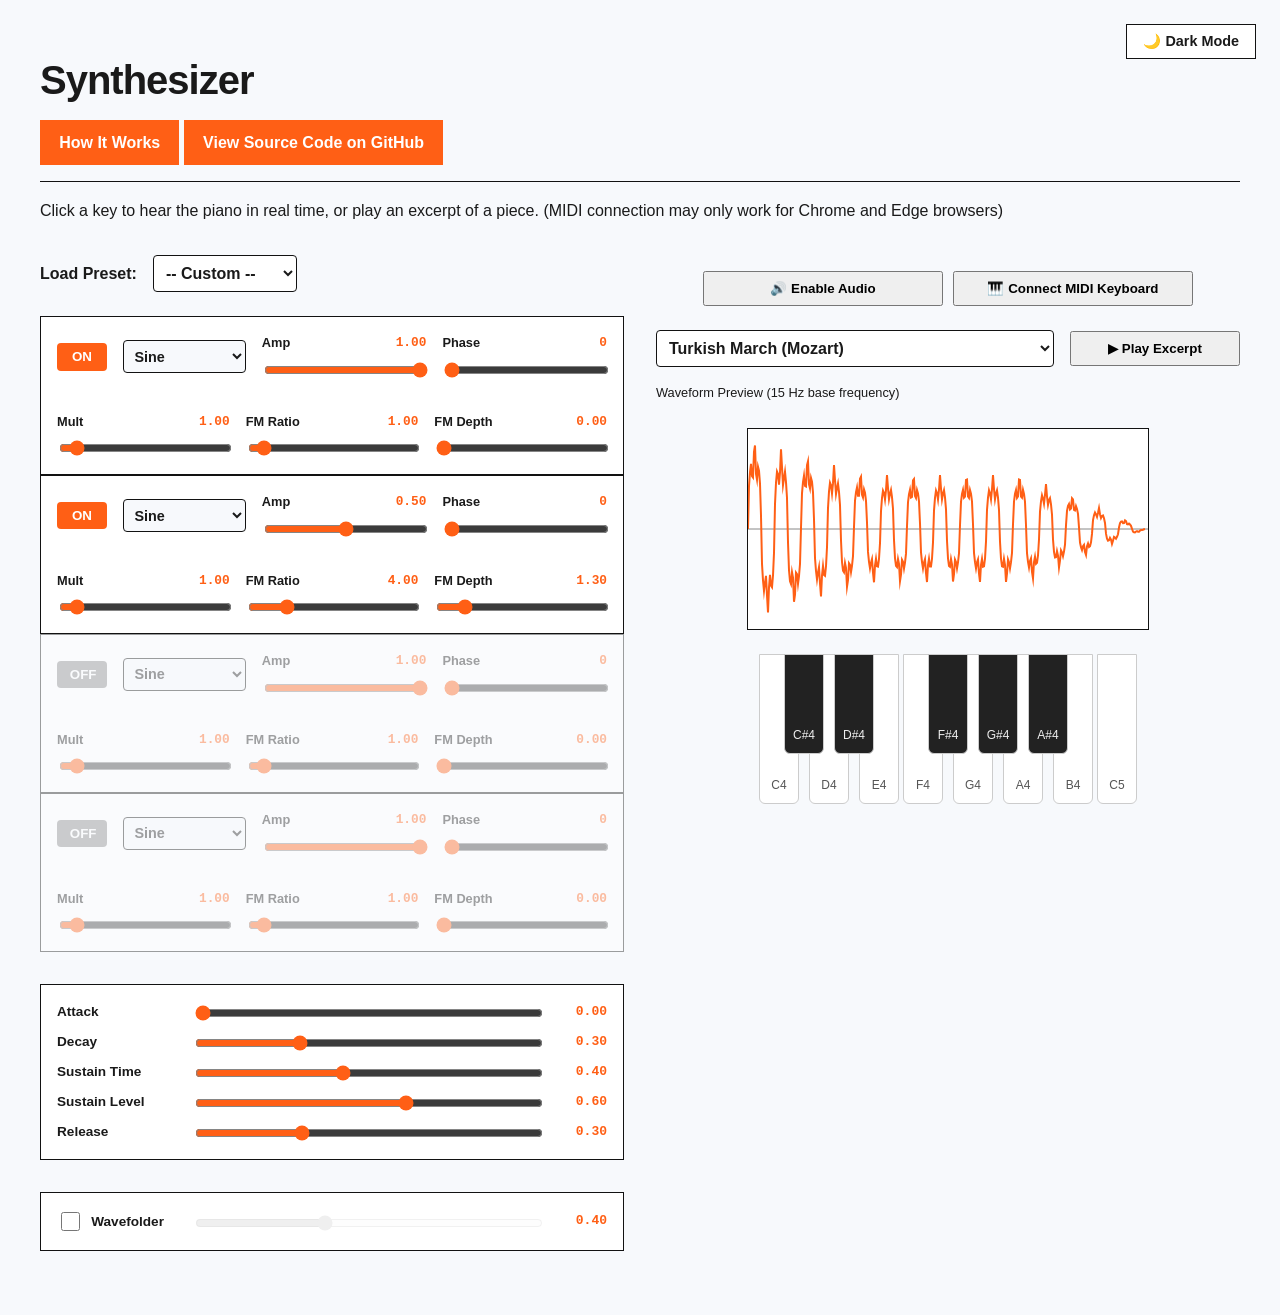
<file: index.html>
<!DOCTYPE html>
<html lang="en">
<head>
    <meta charset="UTF-8">
    <meta name="viewport" content="width=device-width, initial-scale=1.0">
    <title>Online Synthesizer</title>
    <link rel="stylesheet" href="styles.css">
</head>
<body>
    <button id="theme-toggle" class="theme-btn">🌙 Dark Mode</button>

    <h1>Synthesizer</h1>
    <div class="header-links">
        <a href="about.html">How It Works</a>
        <a href="https://github.com/lemoinehcl/synth.github.io">View Source Code on GitHub</a>
    </a>
    </div>

    <p>Click a key to hear the piano in real time, or play an excerpt of a piece. (MIDI connection may only work for Chrome and Edge browsers)</p>

    <div class="synth-layout">
        <div class="synth-controls">
            <div style="margin-bottom: 1.5rem; display: flex; align-items: center; gap: 1rem;">
                <label for="preset-select" style="font-weight: bold;">Load Preset:</label>
                <select id="preset-select" style="padding: 0.5rem; border-radius: 4px; font-size: 1rem;">
                    <option value="">-- Custom --</option>
                </select>
            </div>
        
        <div id="oscillators">
        <!-- OSCILLATOR 1 -->
        <div class="osc-row" id="osc-0">
            <button class="toggle-btn">ON</button>
            <select class="osc-wave">
                <option value="sin">Sine</option>
                <option value="squ">Square</option>
                <option value="tri">Triangle</option>
                <option value="saw">Saw</option>
                <option value="white">White Noise</option>
                <option value="pink">Pink Noise</option>
                <option value="brown">Brown Noise</option>
            </select>
                <label><span>Amp <output class="osc-val">1.00</output></span><input type="range" class="osc-amp" min="0" max="1" step="0.05" value="1.0"></label>
                <label><span>Phase <output class="osc-val">0</output></span><input type="range" class="osc-phase" min="0" max="360" step="1" value="0"></label>
                <div style="flex-basis: 100%; height: 0; margin: 0; padding: 0;"></div>
                <label><span>Mult <output class="osc-val">1.00</output></span><input type="range" class="osc-mult" min="0.5" max="8" step="0.1" value="1.0"></label>
                <label><span>FM Ratio <output class="osc-val">1.00</output></span><input type="range" class="osc-fm-ratio" min="0" max="20" step="0.1" value="1.0"></label>
                <label><span>FM Depth <output class="osc-val">0.00</output></span><input type="range" class="osc-fm-depth" min="0" max="10" step="0.1" value="0"></label>
        </div>

        <!-- OSCILLATOR 2 -->
        <div class="osc-row" id="osc-1">
            <button class="toggle-btn">ON</button>
            <select class="osc-wave">
                <option value="sin" selected>Sine</option>
                <option value="squ">Square</option>
                <option value="tri">Triangle</option>
                <option value="saw">Saw</option>
                <option value="white">White Noise</option>
                <option value="pink">Pink Noise</option>
                <option value="brown">Brown Noise</option>
            </select>
                <label><span>Amp <output class="osc-val">0.50</output></span><input type="range" class="osc-amp" min="0" max="1" step="0.05" value="0.50"></label>
                <label><span>Phase <output class="osc-val">0</output></span><input type="range" class="osc-phase" min="0" max="360" step="1" value="0"></label>
                <div style="flex-basis: 100%; height: 0; margin: 0; padding: 0;"></div>
                <label><span>Mult <output class="osc-val">1.00</output></span><input type="range" class="osc-mult" min="0.5" max="8" step="0.1" value="1.0"></label>
                <label><span>FM Ratio <output class="osc-val">4.00</output></span><input type="range" class="osc-fm-ratio" min="0" max="20" step="0.1" value="4.0"></label>
                <label><span>FM Depth <output class="osc-val">1.30</output></span><input type="range" class="osc-fm-depth" min="0" max="10" step="0.1" value="1.3"></label>
        </div>

        <!-- OSCILLATOR 3 -->
        <div class="osc-row disabled" id="osc-2">
            <button class="toggle-btn">OFF</button>
            <select class="osc-wave">
                <option value="sin">Sine</option>
                <option value="squ">Square</option>
                <option value="tri">Triangle</option>
                <option value="saw">Saw</option>
                <option value="white">White Noise</option>
                <option value="pink">Pink Noise</option>
                <option value="brown">Brown Noise</option>
            </select>
                <label><span>Amp <output class="osc-val">1.00</output></span><input type="range" class="osc-amp" min="0" max="1" step="0.05" value="1.0"></label>
                <label><span>Phase <output class="osc-val">0</output></span><input type="range" class="osc-phase" min="0" max="360" step="1" value="0"></label>
                <div style="flex-basis: 100%; height: 0; margin: 0; padding: 0;"></div>
                <label><span>Mult <output class="osc-val">1.00</output></span><input type="range" class="osc-mult" min="0.5" max="8" step="0.1" value="1.0"></label>
                <label><span>FM Ratio <output class="osc-val">1.00</output></span><input type="range" class="osc-fm-ratio" min="0" max="20" step="0.1" value="1.0"></label>
                <label><span>FM Depth <output class="osc-val">0.00</output></span><input type="range" class="osc-fm-depth" min="0" max="10" step="0.1" value="0"></label>
        </div>

        <!-- OSCILLATOR 4 -->
        <div class="osc-row disabled" id="osc-3">
            <button class="toggle-btn">OFF</button>
            <select class="osc-wave">
                <option value="sin">Sine</option>
                <option value="squ">Square</option>
                <option value="tri">Triangle</option>
                <option value="saw">Saw</option>
                <option value="white">White Noise</option>
                <option value="pink">Pink Noise</option>
                <option value="brown">Brown Noise</option>
            </select>
                <label><span>Amp <output class="osc-val">1.00</output></span><input type="range" class="osc-amp" min="0" max="1" step="0.05" value="1.0"></label>
                <label><span>Phase <output class="osc-val">0</output></span><input type="range" class="osc-phase" min="0" max="360" step="1" value="0"></label>
                <div style="flex-basis: 100%; height: 0; margin: 0; padding: 0;"></div>
                <label><span>Mult <output class="osc-val">1.00</output></span><input type="range" class="osc-mult" min="0.5" max="8" step="0.1" value="1.0"></label>
                <label><span>FM Ratio <output class="osc-val">1.00</output></span><input type="range" class="osc-fm-ratio" min="0" max="20" step="0.1" value="1.0"></label>
                <label><span>FM Depth <output class="osc-val">0.00</output></span><input type="range" class="osc-fm-depth" min="0" max="10" step="0.1" value="0"></label>
            </div>  
            </div>
            
            <div class="controls">
                <label>Attack</label>        <input type="range" id="attack"  min="0.001" max="1"   step="0.001" value="0.001"> <output id="a-out">0.001</output>
                <label>Decay</label>         <input type="range" id="decay"   min="0.01"  max="1"   step="0.01"  value="0.3">   <output id="d-out">0.30</output>
                <label>Sustain Time</label>  <input type="range" id="s-time"  min="0.0"   max="0.95" step="0.01" value="0.4">   <output id="st-out">0.40</output>
                <label>Sustain Level</label> <input type="range" id="sustain" min="0.05"  max="0.95" step="0.05" value="0.6">   <output id="s-out">0.60</output>
                <label>Release</label>       <input type="range" id="release" min="0.001" max="1"   step="0.001" value="0.3">   <output id="r-out">0.30</output>
            </div>

            <div class="controls" style="grid-template-columns: 120px 1fr 50px; align-items: center;">
                <label style="display: flex; gap: 8px; cursor: pointer;">
                <input type="checkbox" id="wavefolder-toggle" style="width: 1.2rem; height: 1.2rem;">
                Wavefolder
                </label>
                <!-- Slider starts disabled until the checkbox is checked -->
                <input type="range" id="vset" min="0.05" max="1.0" step="0.05" value="0.4" disabled> 
                <output id="vset-out">0.40</output>
            </div>
        </div>

        <!-- RIGHT COLUMN: VISUALS -->
        <div class="synth-visuals">
            <div style="display: flex; justify-content: center; gap: 10px; margin-top: 1rem;">
                <button id="unlock" style="flex: 1; max-width: 240px; padding: 0.5rem 1rem; cursor: pointer; font-weight: bold;">
                    🔊 Enable Audio
                </button>

                <button id="connect-midi" style="flex: 1; max-width: 240px; padding: 0.5rem 1rem; cursor: pointer; font-weight: bold;">
                    🎹 Connect MIDI Keyboard
                </button>
            </div>

            <div style="display: flex; gap: 1rem; align-items: center; margin-top: 1.5rem; flex-wrap: wrap;">
                <select id="score-select" style="padding: 0.5rem; font-size: 1rem; flex: 1;">
                <option value="turkish_march">Turkish March (Mozart)</option>
                <option value="fur_elise">Für Elise (Beethoven)</option>
                <option value="bach_prelude">Prelude in C Major (Bach)</option>
                <option value="nocturne">Nocturne (Chopin)</option>
                <option value="maple_leaf_rag">Maple Leaf Rag (Joplin)</option>
            </select>
        
            <button id="play-score">▶ Play Excerpt</button>

            <div style="text-align: center; font-size: 0.8rem; color: var(--text-main); margin-bottom: 8px;">
                Waveform Preview (15 Hz base frequency)
            </div>
            <canvas id="waveform" width="400" height="200"></canvas>
    </div>
            
            <div class="keyboard" id="keyboard" style="margin-top: 1.5rem;"></div>
        </div>
        

    </div>

    <script src="play/synth.js"></script>
    <script src="play/app.js"></script>

    <script>
        const toggleBtn = document.getElementById('theme-toggle');
        
        const savedTheme = localStorage.getItem('theme');
        const systemPrefersDark = window.matchMedia('(prefers-color-scheme: dark)').matches;
        
        if (savedTheme === 'dark' || (!savedTheme && systemPrefersDark)) {
            document.documentElement.setAttribute('data-theme', 'dark');
            toggleBtn.textContent = '☀️ Light Mode';
        } else {
            document.documentElement.setAttribute('data-theme', 'light');
            toggleBtn.textContent = '🌙 Dark Mode';
        }

        toggleBtn.addEventListener('click', () => {
            const currentTheme = document.documentElement.getAttribute('data-theme');
            const newTheme = currentTheme === 'dark' ? 'light' : 'dark';
            
            document.documentElement.setAttribute('data-theme', newTheme);
            localStorage.setItem('theme', newTheme);
            
            toggleBtn.textContent = newTheme === 'dark' ? '☀️ Light Mode' : '🌙 Dark Mode';
        });
    </script>

</body>
</html>
</file>
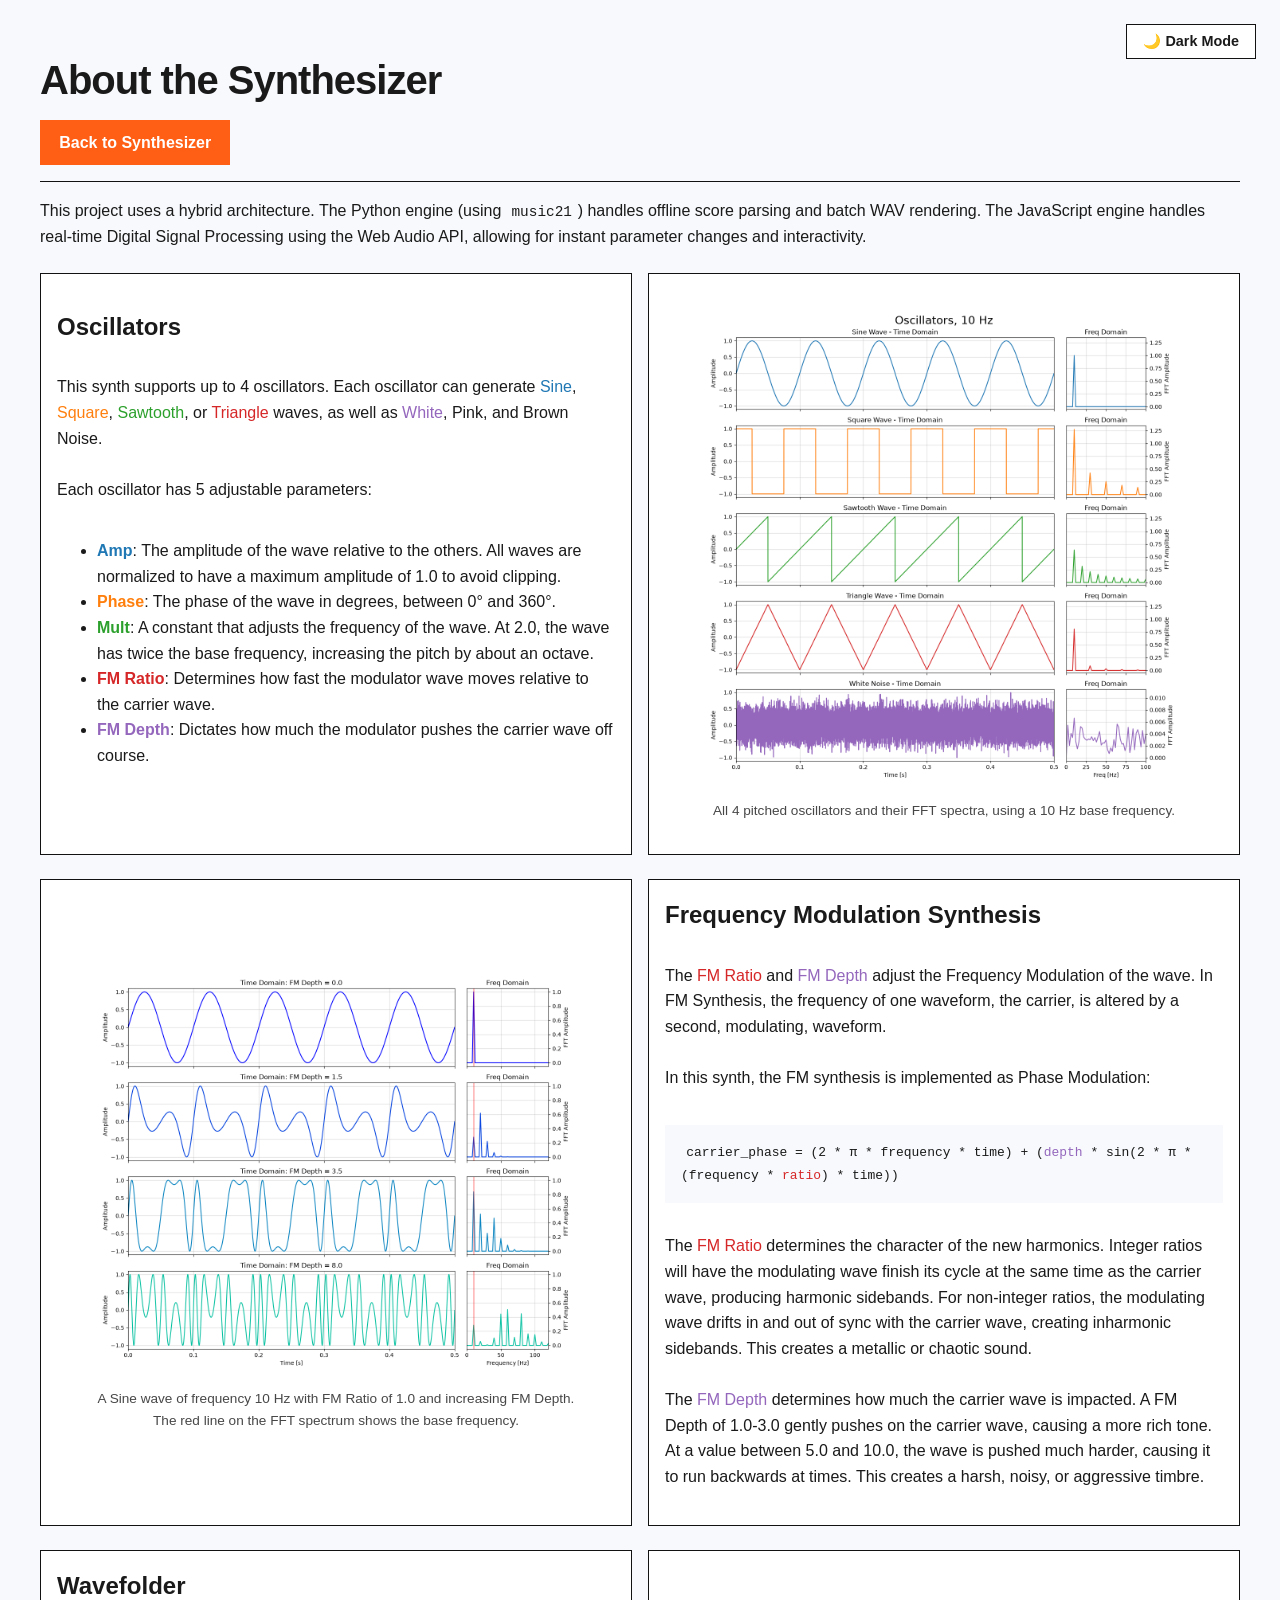
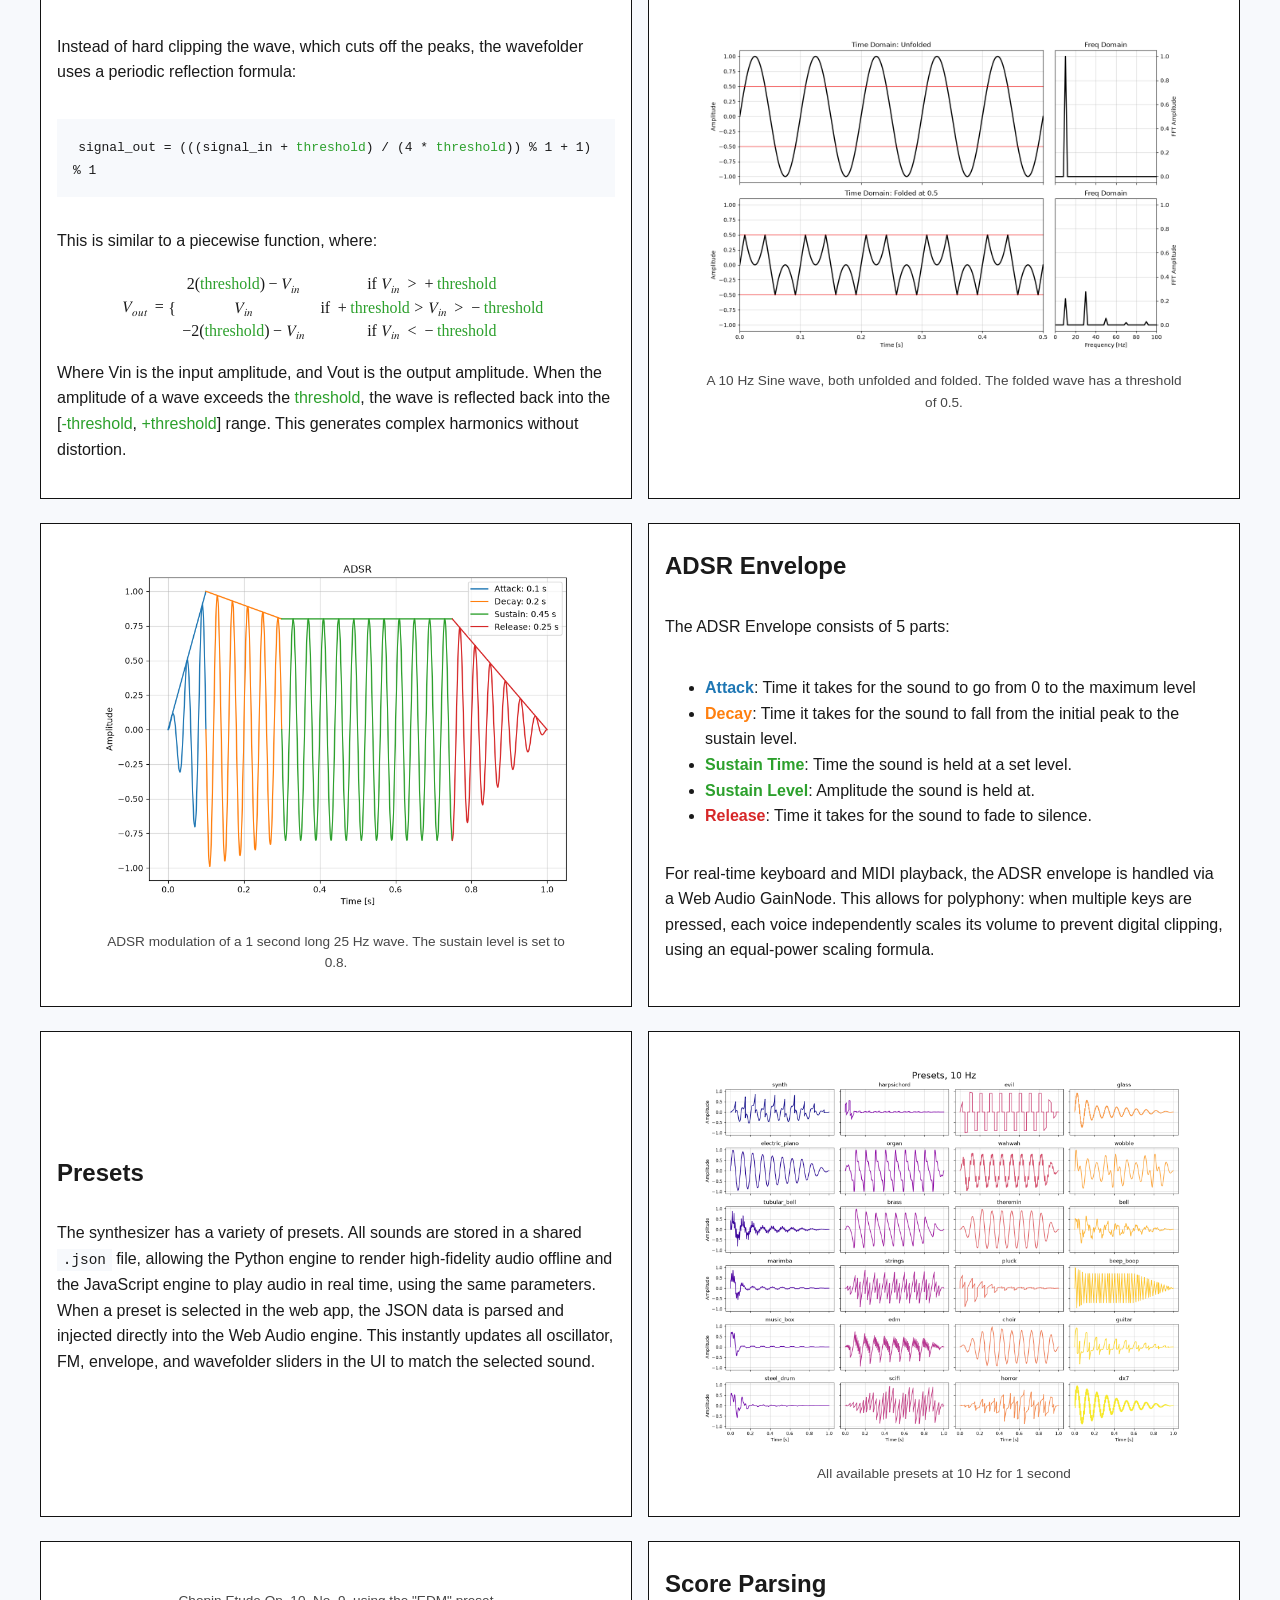
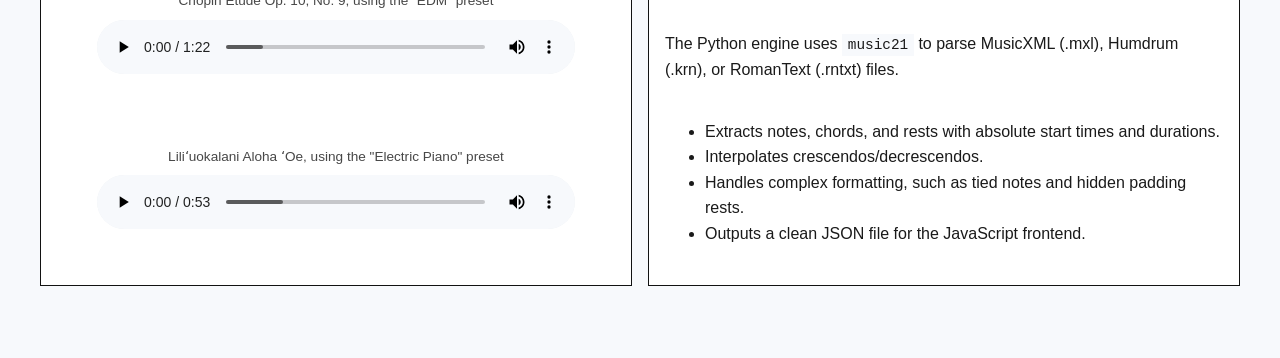
<file: about.html>
<!DOCTYPE html>
<html lang="en">
<head>
    <meta charset="UTF-8">
    <meta name="viewport" content="width=device-width, initial-scale=1.0">
    <title>About</title>
    <link rel="stylesheet" href="styles.css">
</head>
<body>
    <button id="theme-toggle" class="theme-btn">🌙 Dark Mode</button>

    <h1>About the Synthesizer</h1>
    <div class="header-links">
        <a href="index.html">Back to Synthesizer</a>
    </div>

    <p>
        This project uses a hybrid architecture. The Python engine (using <code>music21</code>) handles offline score parsing and batch WAV rendering. The JavaScript engine handles real-time Digital Signal Processing using the Web Audio API, allowing for instant parameter changes and interactivity.
    </p>

    <!-- SECTION 1: OSCILLATORS -->
    <div class="about-grid">
        <div class="about-column text-col">
            <h2>Oscillators</h2>
            <p>
                This synth supports up to 4 oscillators. Each oscillator can generate <span style="color: #1f77b4">Sine</span>, <span style="color: #ff7f0e">Square</span>, <span style="color: #2ca02c">Sawtooth</span>, or <span style="color: #d62728">Triangle</span> waves, as well as <span style="color:#9467bd">White</span>, Pink, and Brown Noise.
                <br><br>Each oscillator has 5 adjustable parameters:
                <ul>
                    <li><strong><span style="color: #1f77b4">Amp</span></strong>: The amplitude of the wave relative to the others. All waves are normalized to have a maximum amplitude of 1.0 to avoid clipping.</li>
                    <li><strong><span style="color: #ff7f0e">Phase</span></strong>: The phase of the wave in degrees, between 0&deg; and 360&deg;.</li>
                    <li><strong><span style="color: #2ca02c">Mult</span></strong>: A constant that adjusts the frequency of the wave. At 2.0, the wave has twice the base frequency, increasing the pitch by about an octave.</li>
                    <li><strong><span style="color: #d62728">FM Ratio</span></strong>: Determines how fast the modulator wave moves relative to the carrier wave.</li>
                    <li><strong><span style="color:#9467bd">FM Depth</span></strong>: Dictates how much the modulator pushes the carrier wave off course.</li>
                </ul>
            </p>
        </div>
        <div class="about-column image-col">
            <figure>
                <img src="images/oscs.png" alt="Possible Oscillators" class="about-img">
                <figcaption>All 4 pitched oscillators and their FFT spectra, using a 10 Hz base frequency.</figcaption>
            </figure>
        </div> 
    </div>

    <!-- SECTION 2: FM SYNTHESIS -->
    <div class="about-grid">
        <div class="about-column image-col">
            <figure>
                <img src="images/fm_idx.png" alt="Adjusting the fm_depth on a sine wave" class="about-img">
                <figcaption>A Sine wave of frequency 10 Hz with FM Ratio of 1.0 and increasing FM Depth. The red line on the FFT spectrum shows the base frequency.</figcaption>
            </figure>
        </div>
        <div class="about-column text-col">
            <h2>Frequency Modulation Synthesis</h2>
            <p>
                The <span style="color: #d62728">FM Ratio</span> and <span style="color:#9467bd">FM Depth</span> adjust the Frequency Modulation of the wave. In FM Synthesis, the frequency of one waveform, the carrier, is altered by a second, modulating, waveform.
                <br><br>In this synth, the FM synthesis is implemented as Phase Modulation:
            </p>
            <pre style="overflow-x: auto;"><code>carrier_phase = (2 * π * frequency * time) + (<span style="color:#9467bd">depth</span> * sin(2 * π * (frequency * <span style="color: #d62728">ratio</span>) * time))</code></pre>
            <p>
                The <span style="color: #d62728">FM Ratio</span> determines the character of the new harmonics. Integer ratios will have the modulating wave finish its cycle at the same time as the carrier wave, producing harmonic sidebands. For non-integer ratios, the modulating wave drifts in and out of sync with the carrier wave, creating inharmonic sidebands. This creates a metallic or chaotic sound.
                <br><br>The <span style="color:#9467bd">FM Depth</span>  determines how much the carrier wave is impacted. A FM Depth of 1.0-3.0 gently pushes on the carrier wave, causing a more rich tone. At a value between 5.0 and 10.0, the wave is pushed much harder, causing it to run backwards at times. This creates a harsh, noisy, or aggressive timbre.
            </p>
        </div>
    </div>

    <!-- SECTION 3: WAVEFOLDER -->
    <div class="about-grid">
        <div class="about-column text-col">
            <h2>Wavefolder</h2>
            <p>
                Instead of hard clipping the wave, which cuts off the peaks, the wavefolder uses a periodic reflection formula:
            </p>
            <pre style="overflow-x: auto;"><code>signal_out = (((signal_in + <span style="color: #2ca02c;">threshold</span>) / (4 * <span style="color: #2ca02c;">threshold</span>)) % 1 + 1) % 1</code></pre>
            <p>
                This is similar to a piecewise function, where:
            </p>
            <div style="overflow-x: auto;">
                <math display="block">
                    <msub><mi>V</mi><mrow><mi>o</mi><mi>u</mi><mi>t</mi></mrow></msub>
                    <mo>=</mo>
                    <mrow>
                        <mo>{</mo>
                        <mtable columnalign="left left">
                        <mtr>
                            <mtd>
                            <mn>2</mn><mo>(</mo><mtext mathcolor="#2ca02c">threshold</mtext><mo>)</mo>
                            <mo>−</mo>
                            <msub><mi>V</mi><mrow><mi>i</mi><mi>n</mi></mrow></msub>
                            </mtd>
                            <mtd>
                            <mtext>if&#xA0;</mtext>
                            <msub><mi>V</mi><mrow><mi>i</mi><mi>n</mi></mrow></msub>
                            <mo>&gt;</mo>
                            <mo>+</mo><mtext mathcolor="#2ca02c">threshold</mtext>
                            </mtd>
                        </mtr>
                        <mtr>
                            <mtd>
                            <msub><mi>V</mi><mrow><mi>i</mi><mi>n</mi></mrow></msub>
                            </mtd>
                            <mtd>
                            <mtext>if&#xA0;</mtext>
                            <mo>+</mo><mtext mathcolor="#2ca02c">threshold</mtext>
                            <mo>&gt;</mo>
                            <msub><mi>V</mi><mrow><mi>i</mi><mi>n</mi></mrow></msub>
                            <mo>&gt;</mo>
                            <mo>−</mo><mtext mathcolor="#2ca02c">threshold</mtext>
                            </mtd>
                        </mtr>
                        <mtr>
                            <mtd>
                            <mo>−</mo><mn>2</mn><mo>(</mo><mtext mathcolor="#2ca02c">threshold</mtext><mo>)</mo>
                            <mo>−</mo>
                            <msub><mi>V</mi><mrow><mi>i</mi><mi>n</mi></mrow></msub>
                            </mtd>
                            <mtd>
                            <mtext>if&#xA0;</mtext>
                            <msub><mi>V</mi><mrow><mi>i</mi><mi>n</mi></mrow></msub>
                            <mo>&lt;</mo>
                            <mo>−</mo><mtext mathcolor="#2ca02c">threshold</mtext>
                            </mtd>
                        </mtr>
                        </mtable>
                    </mrow>
                </math>
            </div>
            <p>
                Where Vin is the input amplitude, and Vout is the output amplitude. When the amplitude of a wave exceeds the <span style="color: #2ca02c;">threshold</span>, the wave is reflected back into the [<span style="color: #2ca02c;">-threshold</span>, <span style="color: #2ca02c;">+threshold</span>] range. This generates complex harmonics without distortion.
            </p>
        </div>
        <div class="about-column image-col">
            <figure>
                <img src="images/clip.png" alt="Unfolded and folded wave" class="about-img">
                <figcaption>A 10 Hz Sine wave, both unfolded and folded. The folded wave has a threshold of 0.5.</figcaption>
            </figure>
        </div>
    </div>

    <!-- SECTION 4: ADSR -->
    <div class="about-grid">
        <div class="about-column image-col">
            <figure>
                <img src="images/adsr.png" alt="ADSR modulation" class="about-img">
                <figcaption>ADSR modulation of a 1 second long 25 Hz wave. The sustain level is set to 0.8.</figcaption>
            </figure>
        </div>
        <div class="about-column text-col">
            <h2>ADSR Envelope</h2>
            <p>
                The ADSR Envelope consists of 5 parts:</p>
                <ul>
                    <li><strong><span style="color: #1f77b4">Attack</span></strong>: Time it takes for the sound to go from 0 to the maximum level</li>
                    <li><strong><span style="color: #ff7f0e">Decay</span></strong>: Time it takes for the sound to fall from the initial peak to the sustain level.</li>
                    <li><strong><span style="color: #2ca02c">Sustain Time</span></strong>: Time the sound is held at a set level.</li>
                    <li><strong><span style="color: #2ca02c">Sustain Level</span></strong>: Amplitude the sound is held at.</li>
                    <li><strong><span style="color: #d62728">Release</span></strong>: Time it takes for the sound to fade to silence.</li>
                </ul>
                <p>For real-time keyboard and MIDI playback, the ADSR envelope is handled via a Web Audio GainNode. This allows for polyphony: when multiple keys are pressed, each voice independently scales its volume to prevent digital clipping, using an equal-power scaling formula.
            </p>
        </div>
    </div>

    <!-- SECTION 5: PRESETS -->
    <div class="about-grid">
        <div class="about-column text-col">
            <h2>Presets</h2>
            <p>
                The synthesizer has a variety of presets. All sounds are stored in a shared <code>.json</code> file, allowing the Python engine to render high-fidelity audio offline and the JavaScript engine to play audio in real time, using the same parameters.
                <br> When a preset is selected in the web app, the JSON data is parsed and injected directly into the Web Audio engine. This instantly updates all oscillator, FM, envelope, and wavefolder sliders in the UI to match the selected sound.
            </p>
        </div>
        <div class="about-column image-col">
            <figure>
                <img src="images/presets.png" alt="Presets" class="about-img">
                <figcaption>All available presets at 10 Hz for 1 second</figcaption>
            </figure>
        </div>
    </div>

    <!-- SECTION 6: READ SCORE -->
    <div class="about-grid">
        <div class="about-column image-col">
            <figure>
                <figcaption>Chopin Etude Op. 10, No. 9, using the "EDM" preset</figcaption>
                <audio controls src="audio/etude-opus-10-no-9-in-f-minor.mp3"></audio>
            </figure>
            <figure>
                <figcaption>Liliʻuokalani Aloha ʻOe, using the "Electric Piano" preset</figcaption>
                <audio controls src="audio/aloha.mp3"></audio>
            </figure>
        </div>
        <div class="about-column text-col">
            <h2>Score Parsing</h2>
            <p>The Python engine uses <code>music21</code> to parse MusicXML (.mxl), Humdrum (.krn), or RomanText (.rntxt) files.</p> 
            <ul>
                <li>Extracts notes, chords, and rests with absolute start times and durations.</li>
                <li>Interpolates crescendos/decrescendos.</li>
                <li>Handles complex formatting, such as tied notes and hidden padding rests.</li>
                <li>Outputs a clean JSON file for the JavaScript frontend.</li>
            </ul>
        </div>
    </div>

    <script>
    const toggleBtn = document.getElementById('theme-toggle');
    
    const savedTheme = localStorage.getItem('theme');
    const systemPrefersDark = window.matchMedia('(prefers-color-scheme: dark)').matches;
    
    if (savedTheme === 'dark' || (!savedTheme && systemPrefersDark)) {
        document.documentElement.setAttribute('data-theme', 'dark');
        toggleBtn.textContent = '☀️ Light Mode';
    } else {
        document.documentElement.setAttribute('data-theme', 'light');
        toggleBtn.textContent = '🌙 Dark Mode';
    }
  
    toggleBtn.addEventListener('click', () => {
        const currentTheme = document.documentElement.getAttribute('data-theme');
        const newTheme = currentTheme === 'dark' ? 'light' : 'dark';
        
        document.documentElement.setAttribute('data-theme', newTheme);
        localStorage.setItem('theme', newTheme);
        
        toggleBtn.textContent = newTheme === 'dark' ? '☀️ Light Mode' : '🌙 Dark Mode';
    });
    </script>

</body>
</html>
</file>
<file: styles.css>
:root {
    --bg-color: #f7f9fc;
    --text-main: #1a1a1a;
    --card-bg: #ffffff;
    --accent: #FF5F15;
    --border-color: #121212;
}

/* Dark Mode Overrides */
[data-theme="dark"] {
    --bg-color: #121212;
    --text-main: #f3f4f6;
    --card-bg: #1e1e1e;
    --accent: #FF5F15;
    --border-color: #f7f9fc;
}

/* ==========================================================================
   Theme Toggle Button
   ========================================================================== */
.theme-btn {
    position: fixed;
    top: 1.5rem;
    right: 1.5rem;
    background-color: var(--card-bg);
    color: var(--text-main);
    border: 1px solid var(--border-color);
    padding: 0.5rem 1rem;
    font-family: inherit;
    font-size: 0.9rem;
    font-weight: 600;
    cursor: pointer;
    transition: all 0.2s ease;
    z-index: 1000;
}

.theme-btn:hover {
    border-color: var(--accent);
    color: var(--accent);
}

@media (max-width: 600px) {
    .theme-btn {
        top: 1rem;
        right: 1rem;
        padding: 0.4rem 0.8rem;
        font-size: 0.8rem;
    }
}

/* Oscillator Grid */
.osc-row {
    display: flex;
    flex-wrap: wrap;
    gap: 1rem;
    align-items: center;
    padding: 1rem;
    background: var(--card-bg);
    border: 1px solid var(--border-color);
    transition: opacity 0.2s ease;
}

.osc-row label span {
    display: flex;
    justify-content: space-between;
    margin-bottom: 4px;
}

.osc-row.disabled {
    opacity: 0.4;
}

.osc-row.disabled label,
.osc-row.disabled select {
    pointer-events: none;
}

.osc-row label {
    display: flex;
    flex-direction: column;
    font-size: 0.8rem;
    font-weight: 600;
    color: var(--text-main);
    flex: 1;
    min-width: 80px;
}
.osc-row input[type="range"],
.controls input[type="range"] {
    accent-color: var(--accent);
    width: 100%;
    margin-top: 4px;
}

input[type="range"]:disabled {
    opacity: 0.3;
    cursor: not-allowed;
}

.osc-row select {
    padding: 0.4rem;
    border-radius: 4px;
    border: 1px solid var(--border-color);
    background: var(--bg-color);
    color: var(--text-main);
    font-weight: 600;
}

.toggle-btn {
    padding: 0.4rem 0.8rem;
    border-radius: 4px;
    border: none;
    background: var(--accent);
    color: white;
    font-weight: bold;
    cursor: pointer;
    width: 50px;
}

.osc-row.disabled .toggle-btn {
    background: #888;
}

.controls label {
    display: flex;
    align-items: center;
    gap: 0.5rem;
    font-size: 0.85rem;
    font-weight: 600;
    color: var(--text-main);
}

.keyboard { 
    display: flex; 
    flex-wrap: nowrap;
    gap: 4px; 
    margin: 1rem 0; 
    user-select: none; 
}

.key {
    width: 38px;
    height: 140px; 
    background: #fff; 
    border: 1px solid #ccc;
    border-radius: 0 0 6px 6px; 
    cursor: pointer;
    display: flex; 
    align-items: flex-end; 
    justify-content: center;
    padding-bottom: 8px; 
    font-size: 0.75rem; 
    color: #555;
    transition: background 0.05s;
}

.key.black { 
    background: #222; 
    color: #eee; 
    height: 90px; 
    width: 38px; 
    margin: 0 -19px;
    z-index: 2; 
}

.synth-visuals {
    overflow-x: auto;
}

.key:active, .key.playing { background: #60a5fa; color: #fff; }
.controls { display: grid; grid-template-columns: 120px 1fr 50px; 
    background: var(--card-bg);
    gap: 0.5rem 1rem; 
    align-items: center; 
    margin: 1rem 0; 
    padding: 1rem;
    border: 1px solid var(--border-color)
}

select {
    padding: 0.4rem;
    border-radius: 4px;
    border: 1px solid var(--border-color);
    background: var(--card-bg);
    color: var(--text-main);
    font-family: inherit;
    font-size: 0.9rem;
    font-weight: 600;
    cursor: pointer;
}

.osc-row label output,
.controls output {
    color: var(--accent);
    font-family: monospace;
    text-align: right;
    font-weight: 600;
}

.visualizer-container {
    display: flex;
    flex-wrap: wrap;
    gap: 2rem;
    align-items: center;
    margin: 1rem 0;
}

.keyboard-wrapper { 
    flex: 1; 
    min-width: 300px; 
    display: flex;
    justify-content: center;
}

.plot-wrapper { 
    flex: 1; 
    min-width: 300px; 
    display: flex;
    flex-direction: column;
    align-items: center;
}

#play-score {
    min-width: 170px;
    text-align: center;
    padding: 0.5rem 1rem;
    cursor: pointer;
    font-weight: bold;
}

canvas {
    display: block;  
    margin: 0 auto; 
    width: 100%; 
    max-width: 400px;
    height: auto;
    background: var(--card-bg);
    border: 1px solid var(--border-color);
}

body {
    font-family: Trebuchet MS, Helvetica, sans-serif;
    background-color: var(--bg-color);
    color: var(--text-main);
    line-height: 1.6;
    max-width: 1200px;
    margin: 0 auto;
    padding: 3rem 1.5rem;
    transition: background-color 0.3s ease, color 0.3s ease;
}

h1 {
    font-size: 2.5rem;
    font-weight: 800;
    letter-spacing: -0.025em;
    margin-top: 0;
    margin-bottom: 0.5rem;
    color: var(--text-main);
}

h2 {
    font-size: 1.5rem;
    font-weight: 600;
    margin-top: 0;
    margin-bottom: 0.75rem;
    color: var(--text-main);
}

p {
    color: var(--text-main);
    margin-bottom: 1.25rem;
}

.header-links {
    margin-bottom: 1rem;
    padding-bottom: 1rem;
    border-bottom: 1px solid var(--border-color);
}

.header-links p {
    font-size: 1.1rem;
    max-width: 70ch;
}

.header-links a {
    display: inline-flex;
    padding: 0.6rem 1.2rem;
    background: var(--accent); color: white; text-decoration: none;
    font-weight: 600;
    align-items: center;
    font-size: 1rem;
    transition: color 0.2s ease;
}

.header-links a:hover {
    text-decoration: underline;
}

audio {
    width: 100%;
    min-height: 40px;
    margin-top: 0.5rem;
    margin-bottom: 1rem;
}

audio::-webkit-media-controls-panel {
    background-color: #f7f9fc;
}

pre, code {
    font-family: ui-monospace, SFMono-Regular, Menlo, Monaco, Consolas, monospace;
    background-color: var(--bg-color);
    font-size: 0.9em;
}

code {
    padding: 0.2em 0.4em;
}

pre {
    padding: 1rem;
    overflow-x: auto;
}

@media (max-width: 600px) {
    body {
        padding: 1.5rem 1rem;
    }
    
    h1 {
        font-size: 2rem;
    }
}

/* ==========================================================================
   Two-Column Synth Layout
   ========================================================================== */
.synth-layout {
    display: grid;
    grid-template-columns: 1fr 1fr;
    gap: 2rem;
    align-items: start;
    margin-top: 2rem;
}

.synth-controls {
    display: flex;
    flex-direction: column;
}

.synth-visuals {
    position: sticky;
    top: 2rem;
    background: var(--bg-color);
    padding-bottom: 1rem;
}

#oscillators {
    flex-direction: column; 
    gap: 1rem;
    margin-bottom: 1rem;
}

.synth-visuals .keyboard {
    display: flex;
    justify-content: center;
    flex-wrap: nowrap;
}

/* ==========================================================================
   About Page Layout
   ========================================================================== */
.about-grid {
    display: grid;
    grid-template-columns: 1fr 1fr;
    gap: 1rem;
    margin-top: 1.5rem;
    margin-bottom: 1.5rem;
    align-items: stretch;
}

.about-column {
    background-color: var(--card-bg);
    border: 1px solid var(--border-color);
    padding: 1rem;
    box-sizing: border-box;
    height: 100%;
    display: flex;
    flex-direction: column;
    justify-content: center;
}

.about-column h2 {
    margin-top: 0;
}

.about-img {
    width: 100%;
    max-width: 500px;
    height: auto;
    display: block;
    margin: 0 auto;
    background-color: #fff;
}

figcaption {
    font-size: 0.85rem;
    text-align: center;
    margin-top: 1rem;
    color: var(--text-main);
    opacity: 0.8;
}

pre {
    white-space: pre-wrap;
    word-wrap: break-word;
}

@media (max-width: 768px) {
    .about-grid {
        grid-template-columns: 1fr;
    }
    
    .about-column {
        padding: 1.5rem;
    }

    .about-grid .text-col {
        order: 1;
    }
    .about-grid .image-col {
        order: 2;
    }
}

@media (max-width: 850px) {
    .keyboard-wrapper {
        overflow-x: auto;
        padding-bottom: 1rem;
        justify-content: flex-start;
    }
    .keyboard {
        margin: 0 auto;
    }
}

@media (max-width: 850px) {
    .synth-layout {
        grid-template-columns: 1fr;
    }
    .synth-visuals {
        position: static;
        order: -1;
        margin-bottom: 2rem;
    }

    .osc-row {
        display: grid;
        grid-template-columns: repeat(6, 1fr);
        gap: 0.5rem 1rem;
    }

    .osc-row .toggle-btn {
        grid-column: span 1;
        width: 100%;
        padding: 0.4rem 0;
    }
    .osc-row .osc-wave {
        grid-column: span 2;
        width: 100%;
    }
    .osc-row label:nth-of-type(1) {
        grid-column: span 3;
    }

    .osc-row label:nth-of-type(2) {
        grid-column: span 3;
    }
    .osc-row label:nth-of-type(3) {
        grid-column: span 3;
    }

    .osc-row label:nth-of-type(4) {
        grid-column: span 3;
    }
    .osc-row label:nth-of-type(5) {
        grid-column: span 3;
    }

    .osc-row > div[style*="flex-basis"] {
        display: none;
    }

    .osc-row label {
        min-width: 0;
    }
}
</file>
